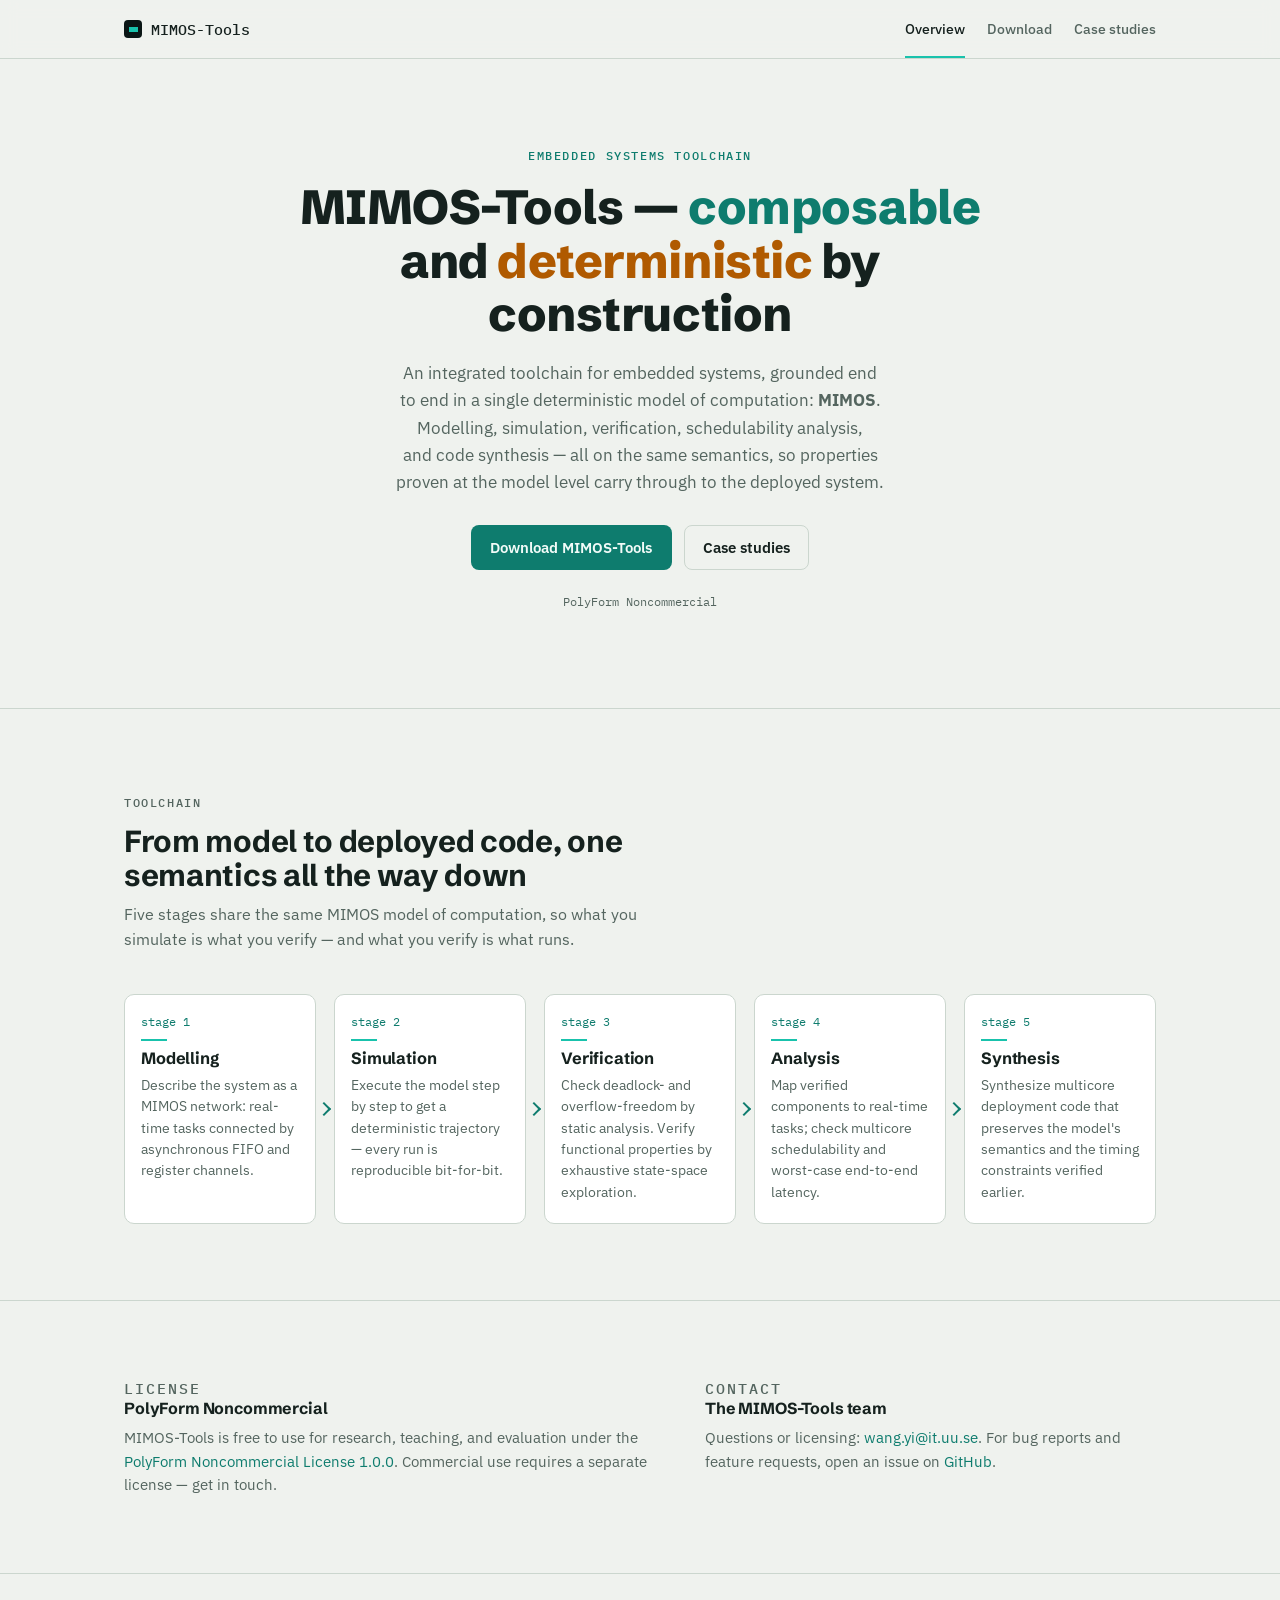
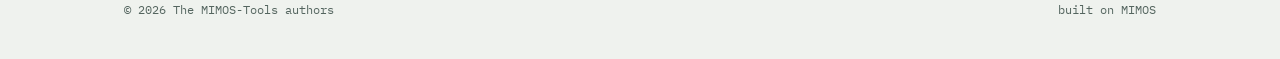
<file: index.html>
<!DOCTYPE html>
<html lang="en">
<head>
<meta charset="utf-8" />
<meta name="viewport" content="width=device-width, initial-scale=1" />
<title>MIMOS-Tools — composable and deterministic by construction</title>
<meta name="description" content="MIMOS-Tools is a toolchain for modeling, simulating, verifying, analyzing, and generating code for embedded systems." />

<!-- ============================================================
     EDIT ME before going live — search for "TODO" across files:
       1. CODE_REPO (main.js): the repo that holds Releases.
       2. download.html — quick start commands, once the release
          form (jar / CLI binary / ...) is fixed.
     ============================================================ -->

<link rel="icon" href='data:image/svg+xml,<svg xmlns="http://www.w3.org/2000/svg" viewBox="0 0 32 32"><rect width="32" height="32" rx="6" fill="%230A1615"/><rect x="6" y="13" width="13" height="7" fill="%2319C2AC"/><polygon points="21,21 29,21 25,13" fill="%23F5A83C"/></svg>' />
<link rel="preconnect" href="https://fonts.googleapis.com">
<link rel="preconnect" href="https://fonts.gstatic.com" crossorigin>
<link href="https://fonts.googleapis.com/css2?family=Schibsted+Grotesk:wght@500;700;800&family=IBM+Plex+Sans:wght@400;500;600&family=IBM+Plex+Mono:wght@400;500&display=swap" rel="stylesheet">
<link rel="stylesheet" href="style.css" />
</head>
<body>
<header class="top">
  <div class="wrap top-inner">
    <a class="wordmark" href="index.html"><span class="glyph" aria-hidden="true"></span>MIMOS-Tools</a>
    <nav aria-label="Primary">
      <a href="index.html" class="active">Overview</a>
      <a href="download.html">Download</a>
      <a href="case-studies.html">Case studies</a>
    </nav>
  </div>
</header>

<!-- ================= HERO ================= -->
<div class="hero">
  <div class="wrap hero-inner">
    <p class="eyebrow">Embedded systems toolchain</p>
    <h1>MIMOS-Tools — <span class="hl-comp">composable</span> and <span class="hl-det">deterministic</span> by construction</h1>
    <p class="lede">
      An integrated toolchain for embedded systems, grounded end to end
      in a single deterministic model of computation: <strong>MIMOS</strong>.
      Modelling, simulation, verification, schedulability analysis, and code synthesis — all on the same semantics, so properties proven at the model level carry through to the deployed system.
    </p>
    <div class="hero-cta">
      <a class="btn btn-primary" href="download.html">Download MIMOS-Tools</a>
      <a class="btn btn-ghost" href="case-studies.html">Case studies</a>
    </div>
    <p class="hero-meta">
      <span>PolyForm Noncommercial</span>
    </p>
  </div>
</div>

<!-- ================= TOOLCHAIN ================= -->
 <section id="toolchain">
  <div class="wrap">
    <div class="sec-head">
      <p class="eyebrow">Toolchain</p>
      <h2>From model to deployed code, one semantics all the way down</h2>
      <p>Five stages share the same MIMOS model of computation, so what you simulate is what you verify — and what you verify is what runs.</p>
    </div>
<div class="chain">
  <div class="step">
    <span class="n">stage 1</span>
    <h3>Modelling</h3>
    <p>Describe the system as a MIMOS network: real-time tasks connected by asynchronous FIFO and register channels.</p>
  </div>
  <div class="step">
    <span class="n">stage 2</span>
    <h3>Simulation</h3>
    <p>Execute the model step by step to get a deterministic trajectory — every run is reproducible bit-for-bit.</p>
  </div>
  <div class="step">
    <span class="n">stage 3</span>
    <h3>Verification</h3>
    <p>Check deadlock- and overflow-freedom by static analysis. Verify functional properties by exhaustive state-space exploration.</p>
  </div>
  <div class="step">
    <span class="n">stage 4</span>
    <h3>Analysis</h3>
    <p>Map verified components to real-time tasks; check multicore schedulability and worst-case end-to-end latency.</p>
  </div>
  <div class="step">
    <span class="n">stage 5</span>
    <h3>Synthesis</h3>
    <p>Synthesize multicore deployment code that preserves the model's semantics and the timing constraints verified earlier.</p>
  </div>
</div>
</div>
</section>

<!-- ================= LICENSE & CONTACT ================= -->
<section id="license">
  <div class="wrap lic-grid">
    <div>
      <p class="eyebrow">License</p>
      <h3>PolyForm Noncommercial</h3>
      <p>MIMOS-Tools is free to use for research, teaching, and evaluation under the
         <a href="https://polyformproject.org/licenses/noncommercial/1.0.0">PolyForm Noncommercial License 1.0.0</a>.
         Commercial use requires a separate license — get in touch.</p>
    </div>
    <div>
      <p class="eyebrow">Contact</p>
      <h3>The MIMOS-Tools team</h3>
      <p>Questions or licensing:
         <a href="mailto:wang.yi@it.uu.se">wang.yi@it.uu.se</a>.
         For bug reports and feature requests, open an issue on
         <a href="https://github.com/uu-mimos/MIMOS-Tools/issues">GitHub</a>.</p>
    </div>
  </div>
</section>

<footer>
  <div class="wrap foot-inner">
    <span>© 2026 The MIMOS-Tools authors</span>
    <span class="right">built on MIMOS</span>
  </div>
</footer>

<script src="main.js"></script>
</body>
</html>
</file>
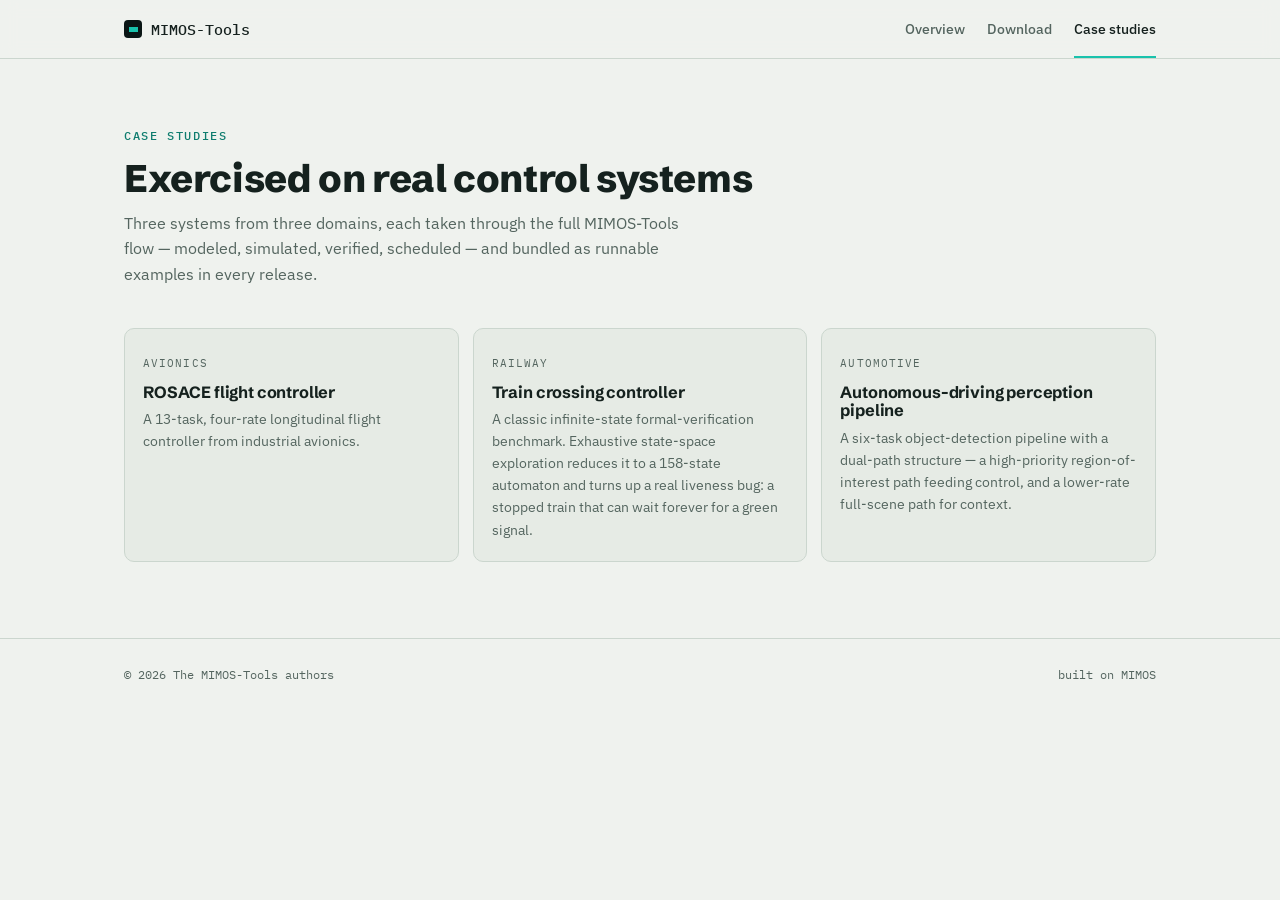
<file: case-studies.html>
<!DOCTYPE html>
<html lang="en">
<head>
<meta charset="utf-8" />
<meta name="viewport" content="width=device-width, initial-scale=1" />
<title>Case studies — MIMOS-Tools</title>
<meta name="description" content="MIMOS-Tools exercised on avionics, railway, and automotive control systems." />

<link rel="icon" href='data:image/svg+xml,<svg xmlns="http://www.w3.org/2000/svg" viewBox="0 0 32 32"><rect width="32" height="32" rx="6" fill="%230A1615"/><rect x="6" y="13" width="13" height="7" fill="%2319C2AC"/><polygon points="21,21 29,21 25,13" fill="%23F5A83C"/></svg>' />
<link rel="preconnect" href="https://fonts.googleapis.com">
<link rel="preconnect" href="https://fonts.gstatic.com" crossorigin>
<link href="https://fonts.googleapis.com/css2?family=Schibsted+Grotesk:wght@500;700;800&family=IBM+Plex+Sans:wght@400;500;600&family=IBM+Plex+Mono:wght@400;500&display=swap" rel="stylesheet">
<link rel="stylesheet" href="style.css" />
</head>
<body>
<header class="top">
  <div class="wrap top-inner">
    <a class="wordmark" href="index.html"><span class="glyph" aria-hidden="true"></span>MIMOS-Tools</a>
    <nav aria-label="Primary">
      <a href="index.html">Overview</a>
      <a href="download.html">Download</a>
      <a href="case-studies.html" class="active">Case studies</a>
    </nav>
  </div>
</header>

<div class="page-hero">
  <div class="wrap">
    <p class="eyebrow">Case studies</p>
    <h1>Exercised on real control systems</h1>
    <p class="lede">Three systems from three domains, each taken through the full MIMOS-Tools flow — modeled, simulated, verified, scheduled — and bundled as runnable examples in every release.</p>
  </div>
</div>

<section class="tight">
  <div class="wrap">
    <div class="cases">
      <div class="case">
        <span class="tag">Avionics</span>
        <h3>ROSACE flight controller</h3>
        <p>A 13-task, four-rate longitudinal flight controller from industrial avionics. </p>
      </div>
      <div class="case">
        <span class="tag">Railway</span>
        <h3>Train crossing controller</h3>
        <p>A classic infinite-state formal-verification benchmark. Exhaustive state-space exploration reduces it to a 158-state automaton and turns up a real liveness bug: a stopped train that can wait forever for a green signal.</p>
      </div>
      <div class="case">
        <span class="tag">Automotive</span>
        <h3>Autonomous-driving perception pipeline</h3>
        <p>A six-task object-detection pipeline with a dual-path structure — a high-priority region-of-interest path feeding control, and a lower-rate full-scene path for context.</p>
      </div>
    </div>
  </div>
</section>

<footer>
  <div class="wrap foot-inner">
    <span>© 2026 The MIMOS-Tools authors</span>
    <span class="right">built on MIMOS</span>
  </div>
</footer>

<script src="main.js"></script>
</body>
</html>
</file>
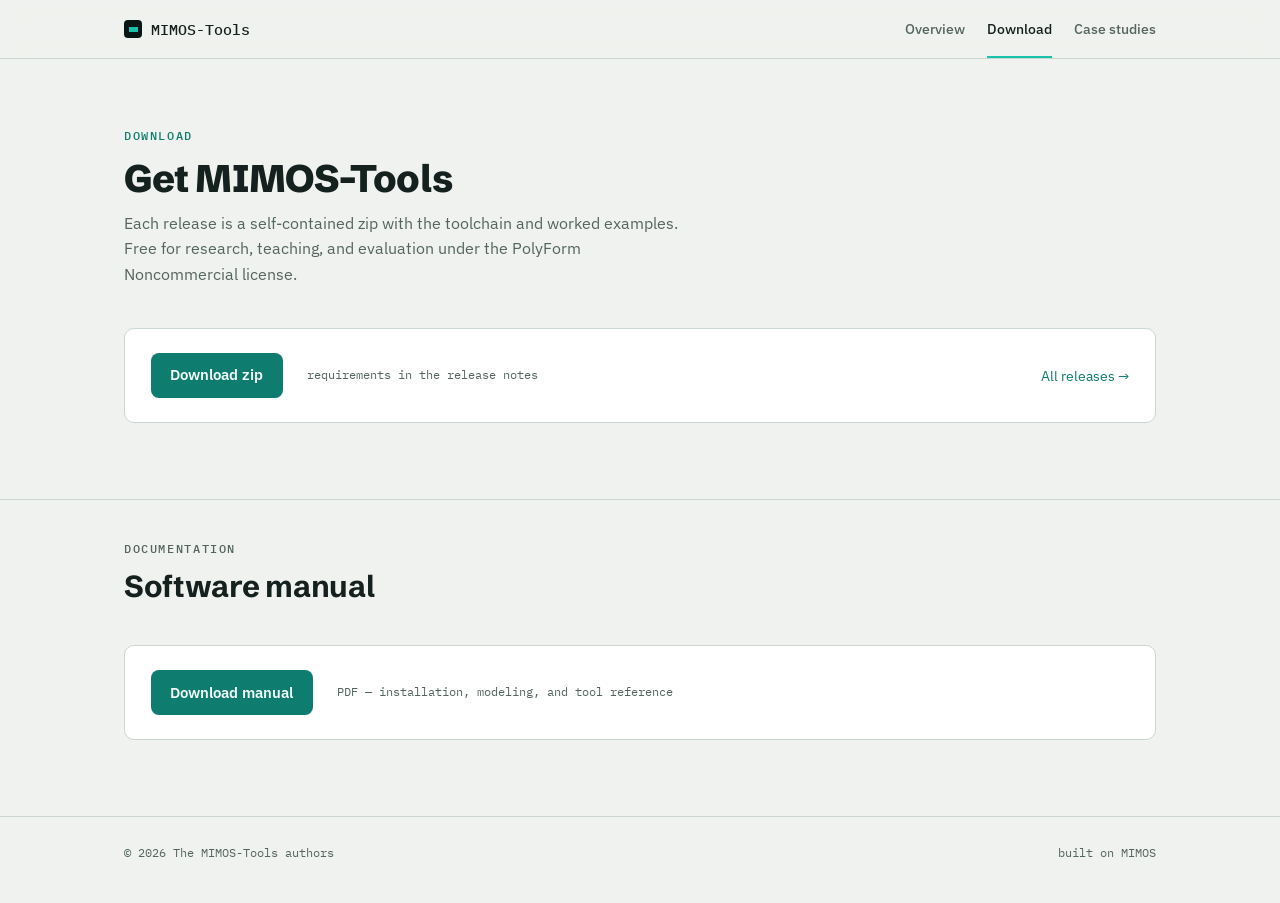
<file: download.html>
<!DOCTYPE html>
<html lang="en">
<head>
<meta charset="utf-8" />
<meta name="viewport" content="width=device-width, initial-scale=1" />
<title>Download — MIMOS-Tools</title>
<meta name="description" content="Download the latest MIMOS-Tools release and run your first example." />

<!-- TODO: quick start commands below are placeholders until the
     release form (jar / CLI binary / ...) is fixed. -->

<link rel="icon" href='data:image/svg+xml,<svg xmlns="http://www.w3.org/2000/svg" viewBox="0 0 32 32"><rect width="32" height="32" rx="6" fill="%230A1615"/><rect x="6" y="13" width="13" height="7" fill="%2319C2AC"/><polygon points="21,21 29,21 25,13" fill="%23F5A83C"/></svg>' />
<link rel="preconnect" href="https://fonts.googleapis.com">
<link rel="preconnect" href="https://fonts.gstatic.com" crossorigin>
<link href="https://fonts.googleapis.com/css2?family=Schibsted+Grotesk:wght@500;700;800&family=IBM+Plex+Sans:wght@400;500;600&family=IBM+Plex+Mono:wght@400;500&display=swap" rel="stylesheet">
<link rel="stylesheet" href="style.css" />
</head>
<body>
<header class="top">
  <div class="wrap top-inner">
    <a class="wordmark" href="index.html"><span class="glyph" aria-hidden="true"></span>MIMOS-Tools</a>
    <nav aria-label="Primary">
      <a href="index.html">Overview</a>
      <a href="download.html" class="active">Download</a>
      <a href="case-studies.html">Case studies</a>
    </nav>
  </div>
</header>

<div class="page-hero">
  <div class="wrap">
    <p class="eyebrow">Download</p>
    <h1>Get MIMOS-Tools</h1>
    <p class="lede">Each release is a self-contained zip with the toolchain and worked examples. Free for research, teaching, and evaluation under the PolyForm Noncommercial license.</p>
  </div>
</div>

<section class="tight" id="get">
  <div class="wrap">
    <div class="dl-card">
      <a class="btn btn-primary" data-latest-link href="https://github.com/uu-mimos/mimos-tools/releases/latest">
        Download zip
      </a>
      <span class="dl-meta"> requirements in the release notes</span>
      <a class="right-link" data-releases-link href="https://github.com/uu-mimos/mimos-tools/releases">All releases →</a>
    </div>
  </div>
</section>

<section class="tight" id="manual">
  <div class="wrap">
    <div class="sec-head">
      <p class="eyebrow">Documentation</p>
      <h2>Software manual</h2>
    </div>
    <div class="dl-card">
      <a class="btn btn-primary" href="resources/Software_manual.pdf" download>
        Download manual
      </a>
      <span class="dl-meta">PDF — installation, modeling, and tool reference</span>
    </div>
  </div>
</section>

<footer>
  <div class="wrap foot-inner">
    <span>© 2026 The MIMOS-Tools authors</span>
    <span class="right">built on MIMOS</span>
  </div>
</footer>

<script src="main.js"></script>
</body>
</html>
</file>
<file: style.css>
:root{
  --paper:      #EFF2EE;
  --paper-2:    #E6EBE5;
  --ink:        #15211E;
  --muted:      #54655F;
  --line:       #CBD6CE;
  --panel:      #0A1615;
  --panel-line: rgba(25,194,172,.14);
  --trace:      #19C2AC;
  --trace-deep: #0E7C6E;
  --amber:      #F5A83C;
  --radius:     10px;
}

*{ box-sizing:border-box; margin:0; padding:0; }
html{ scroll-behavior:smooth; }
body{
  background:var(--paper);
  color:var(--ink);
  font-family:"IBM Plex Sans",system-ui,sans-serif;
  font-size:16px; line-height:1.6;
  -webkit-font-smoothing:antialiased;
}
::selection{ background:rgba(25,194,172,.28); }

a{ color:var(--trace-deep); text-decoration:none; }
a:hover{ text-decoration:underline; }
:focus-visible{ outline:2px solid var(--trace-deep); outline-offset:2px; border-radius:2px; }

.wrap{ max-width:1080px; margin:0 auto; padding:0 24px; }

.eyebrow{
  font-family:"IBM Plex Mono",monospace;
  font-size:.72rem; font-weight:500;
  letter-spacing:.14em; text-transform:uppercase;
  color:var(--trace-deep);
}

h1,h2,h3{ font-family:"Schibsted Grotesk",sans-serif; line-height:1.12; letter-spacing:-.01em; }

/* ---------- top nav ---------- */
.top{
  position:sticky; top:0; z-index:50;
  background:color-mix(in srgb, var(--paper) 88%, transparent);
  backdrop-filter:blur(8px);
  border-bottom:1px solid var(--line);
}
.top-inner{
  display:flex; align-items:center; gap:28px;
  height:58px;
}
.wordmark{
  font-family:"IBM Plex Mono",monospace;
  font-weight:500; font-size:.95rem; color:var(--ink);
  display:flex; align-items:center; gap:9px;
}
.wordmark:hover{ text-decoration:none; }
.wordmark .glyph{
  width:18px; height:18px; border-radius:4px; background:var(--panel);
  display:inline-grid; place-items:center; flex:none;
}
.wordmark .glyph::before{
  content:""; width:9px; height:5px; background:var(--trace);
}
.top nav{ display:flex; gap:22px; margin-left:auto; }
.top nav a{
  font-size:.86rem; color:var(--muted); font-weight:500;
}
.top nav a:hover{ color:var(--ink); text-decoration:none; }
.top .btn{ margin-left:8px; }

/* ---------- buttons ---------- */
.btn{
  display:inline-flex; align-items:center; gap:9px;
  font-family:"IBM Plex Sans",sans-serif; font-weight:600; font-size:.92rem;
  padding:.62rem 1.15rem; border-radius:8px;
  border:1px solid transparent; cursor:pointer;
}
.btn:hover{ text-decoration:none; }
.btn-primary{ background:var(--trace-deep); color:#F2FBF8; }
.btn-primary:hover{ background:#0A5D51; }
.btn-ghost{ border-color:var(--line); color:var(--ink); background:transparent; }
.btn-ghost:hover{ border-color:var(--muted); }
.btn-sm{ padding:.42rem .85rem; font-size:.84rem; }

/* ---------- hero ---------- */
.hero{ padding:88px 0 96px; border-bottom:1px solid var(--line); text-align:center; }
.hero-inner{ max-width:820px; margin:0 auto; }
.hero h1{ font-size:clamp(2.2rem,4.4vw,3rem); font-weight:800; margin:.9rem 0 1.2rem; }
.hero .lede{ font-size:1.06rem; color:var(--muted); max-width:60ch; margin:0 auto; text-wrap:balance; }
.hero-cta{ display:flex; gap:12px; margin-top:1.8rem; flex-wrap:wrap; justify-content:center; }
.hero-meta{
  margin-top:1.4rem; font-family:"IBM Plex Mono",monospace;
  font-size:.75rem; color:var(--muted);
}
.hero-meta span+span::before{ content:"·"; margin:0 .6em; color:var(--line); }

@media (prefers-reduced-motion:reduce){
  html{ scroll-behavior:auto; }
}

/* ---------- sections ---------- */
section{ padding:76px 0; }
section+section{ border-top:1px solid var(--line); }
.sec-head{ max-width:56ch; margin-bottom:2.6rem; }
.sec-head h2{ font-size:clamp(1.5rem,2.6vw,1.9rem); font-weight:700; margin-top:.7rem; }
.sec-head p{ color:var(--muted); margin-top:.6rem; }

/* toolchain */
.chain{
  display:grid; grid-template-columns:repeat(5,1fr); gap:18px;
}
.step{
  position:relative;
  background:#FFFFFF;
  border:1px solid var(--line); border-radius:var(--radius);
  padding:18px 16px 20px;
  display:flex; flex-direction:column; gap:.5rem;
}
@media (min-width:961px){
  .step:not(:last-child)::after{
    content:""; position:absolute; top:50%; right:-14px;
    width:8px; height:8px; margin-top:-5px;
    border-top:2px solid var(--trace-deep);
    border-right:2px solid var(--trace-deep);
    transform:rotate(45deg);
  }
}
.step .n{
  font-family:"IBM Plex Mono",monospace; font-size:.72rem; color:var(--trace-deep);
}
.step .n::after{
  content:""; display:block; width:26px; height:2px; background:var(--trace);
  margin-top:7px;
}
.step h3{ font-size:1.02rem; font-weight:700; }
.step p{ font-size:.86rem; color:var(--muted); line-height:1.55; }

/* quick start */
.qs-grid{ display:grid; grid-template-columns:1.15fr 1fr; gap:40px; align-items:start; }
.code{
  background:var(--panel); color:#D9E6E1;
  border:1px solid var(--panel-line); border-radius:var(--radius);
  font-family:"IBM Plex Mono",monospace; font-size:.84rem; line-height:1.75;
  padding:20px 22px; overflow-x:auto; white-space:pre;
}
.code .c{ color:rgba(217,230,225,.42); }
.code .t{ color:var(--trace); }
.qs-note{
  margin-top:.9rem; font-size:.8rem; color:var(--muted);
  font-family:"IBM Plex Mono",monospace;
}
.qs-side h3{ font-size:1rem; margin-bottom:.5rem; }
.qs-side p{ font-size:.9rem; color:var(--muted); margin-bottom:1.1rem; }

/* case studies */
.cases{ display:grid; grid-template-columns:repeat(3,1fr); gap:14px; }
.case{
  background:var(--paper-2); border:1px solid var(--line);
  border-radius:var(--radius); padding:20px 18px;
}
.case .tag{
  font-family:"IBM Plex Mono",monospace; font-size:.68rem;
  letter-spacing:.1em; text-transform:uppercase; color:var(--muted);
}
.case h3{ font-size:1.02rem; margin:.55rem 0 .45rem; }
.case p{ font-size:.86rem; color:var(--muted); }

/* misc */
.todo{ color:#B05A00; }

/* license / contact */
.lic-grid{ display:grid; grid-template-columns:1.2fr 1fr; gap:40px; }
.lic-grid h3{ font-size:1rem; margin-bottom:.5rem; }
.lic-grid p{ font-size:.92rem; color:var(--muted); }

/* footer */
footer{
  border-top:1px solid var(--line); padding:26px 0 40px;
  font-family:"IBM Plex Mono",monospace; font-size:.76rem; color:var(--muted);
  display:block;
}
.foot-inner{ display:flex; gap:18px; flex-wrap:wrap; }
.foot-inner .right{ margin-left:auto; }

/* ---------- responsive ---------- */
@media (max-width:960px){
  .chain{ grid-template-columns:repeat(2,1fr); }
  .qs-grid,.lic-grid{ grid-template-columns:1fr; }
  .cases{ grid-template-columns:1fr; }
}
@media (max-width:720px){
  .top-inner{ gap:16px; }
  .top nav{ gap:14px; }
  .top .btn{ display:none; }
  section{ padding:56px 0; }
}

/* ---------- multi-page nav & subpages ---------- */
.top nav a.active{ color:var(--ink); position:relative; }
.top nav a.active::after{
  content:""; position:absolute; left:0; right:0; bottom:-18px;
  height:2px; background:var(--trace);
}
.page-hero{ padding:68px 0 10px; }
.page-hero h1{ font-size:clamp(1.8rem,3.5vw,2.4rem); font-weight:800; margin-top:.7rem; }
.page-hero .lede{ color:var(--muted); margin-top:.7rem; max-width:56ch; }
section.tight{ padding-top:30px; }
.dl-card{
  background:#FFFFFF; border:1px solid var(--line); border-radius:var(--radius);
  padding:24px 26px; display:flex; align-items:center; gap:24px; flex-wrap:wrap;
}
.dl-card .dl-meta{ font-family:"IBM Plex Mono",monospace; font-size:.78rem; color:var(--muted); }
.dl-card .right-link{ margin-left:auto; font-size:.9rem; }


.hl-comp { color: var(--trace-deep); }
.hl-det  { color: #B05A00; }
</file>
